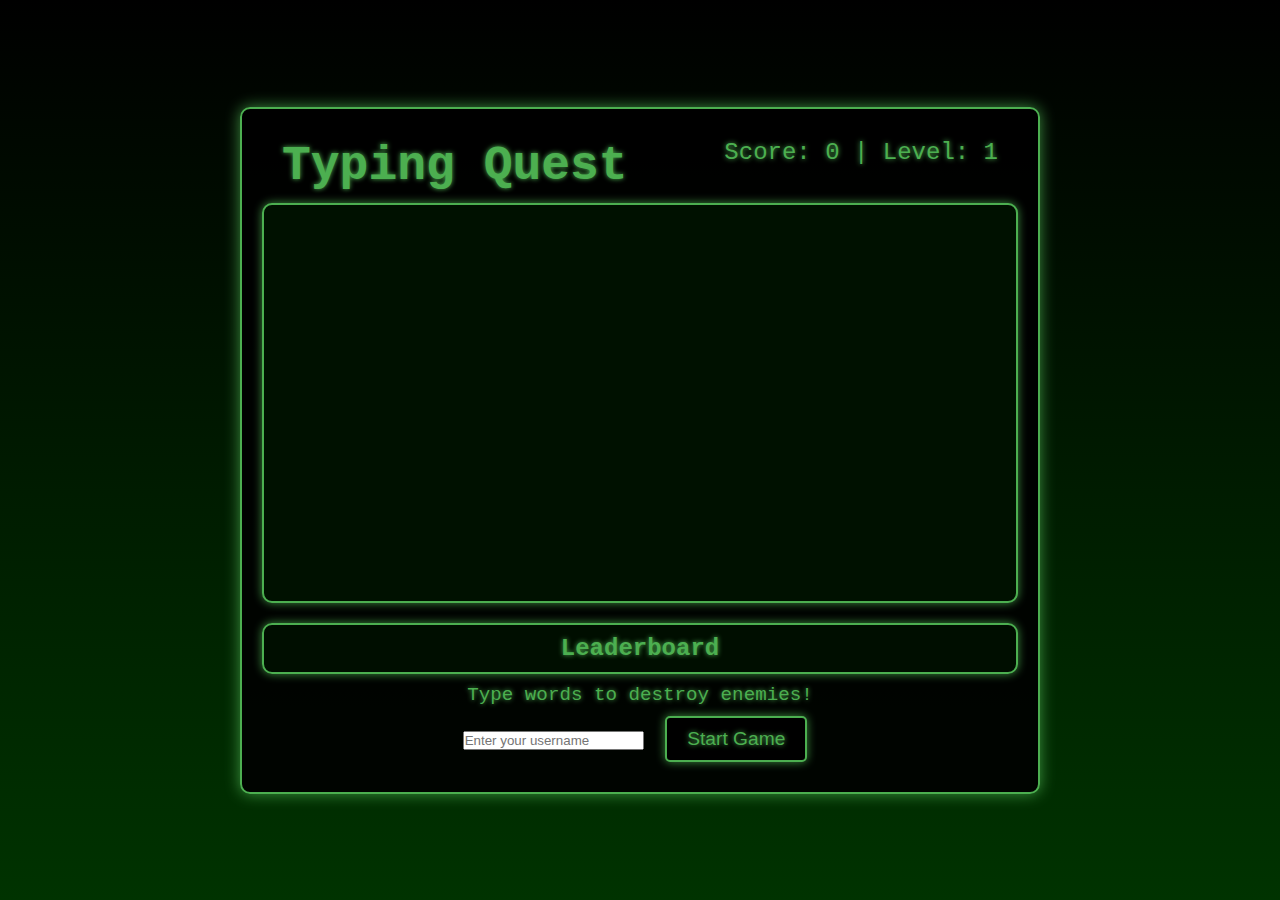
<file: index.html>
<!DOCTYPE html>
<html lang="en">
<head>
    <meta charset="UTF-8">
    <meta name="viewport" content="width=device-width, initial-scale=1.0">
    <title>UCU Typist game</title>
    <link rel="stylesheet" href="style.css">
</head>
<body>
    <div class="game-container">
        <header>
            <h1>Typing Quest</h1>
            <div id="score">Score: 0 | Level: 1</div>
        </header>

        <div id="gameCanvas"></div>

        <div id="leaderboard">
            <h2>Leaderboard</h2>
            <ol id="leaderboardList"></ol>
        </div>

        <footer>
            <p>Type words to destroy enemies!</p>
            <input type="text" id="usernameInput" placeholder="Enter your username" />
            <button id="startGame">Start Game</button>
            <div id="typingConsole" style="display: none;"> <!-- Thematic console -->
                <p>Command Console:</p>
                <input type="text" id="typingInput" autofocus placeholder="Type here..." />
            </div>
            <button id="playAgain" style="display: none;">Play Again</button>
        </footer>
    </div>

    <script src="script.js"></script>
</body>
</html>
</file>
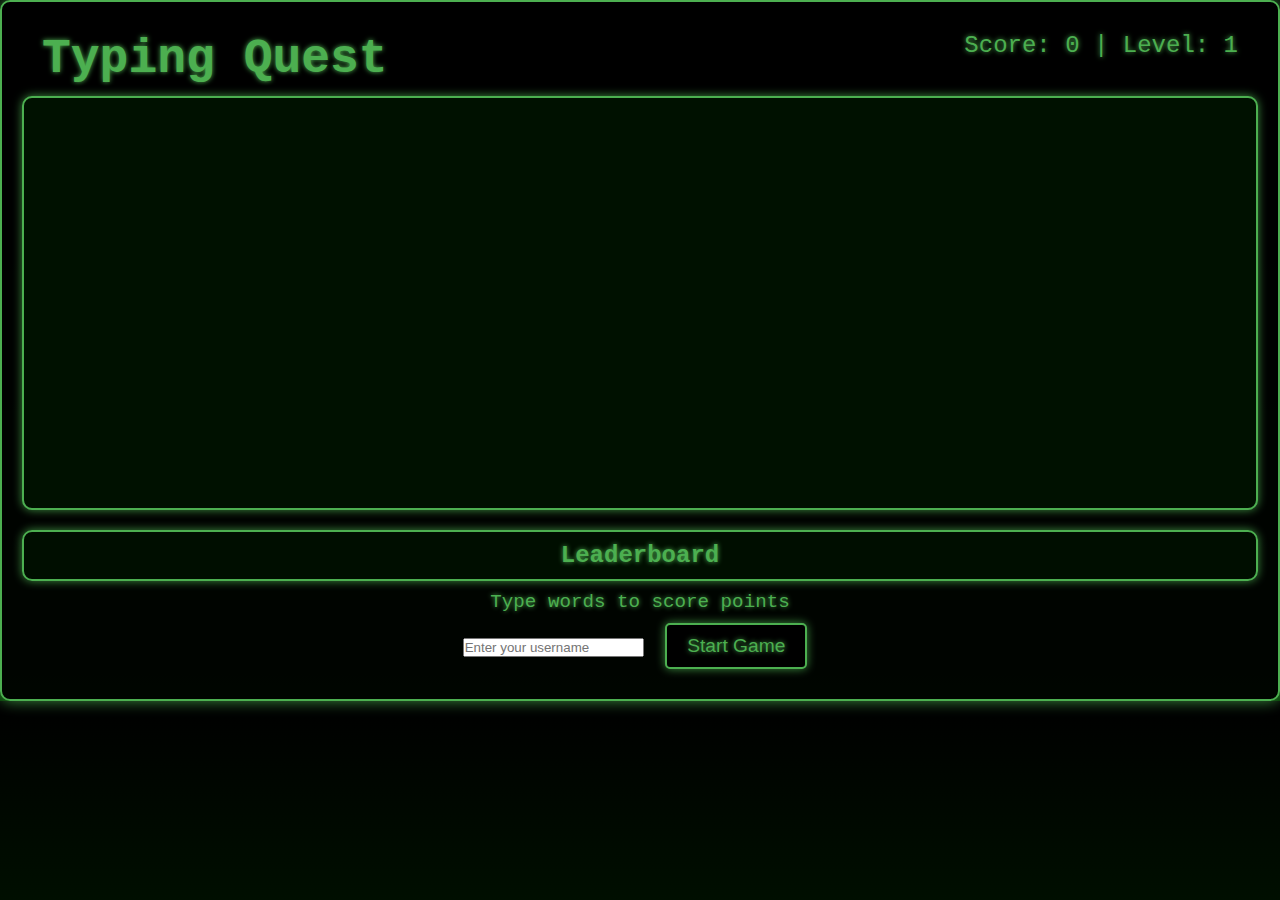
<file: clone_one/index.html>
<!DOCTYPE html>
<html lang="en">
<head>
    <meta charset="UTF-8">
    <meta name="viewport" content="width=device-width, initial-scale=1.0">
    <title>UCU Typist game</title>
    <link rel="stylesheet" href="style.css">
</head>
<body>
    <div class="game-container">
        <header>
            <h1>Typing Quest</h1>
            <div id="score">Score: 0 | Level: 1</div>
        </header>

        <div id="gameCanvas"></div>

        <div id="leaderboard">
            <h2>Leaderboard</h2>
            <ol id="leaderboardList"></ol>
        </div>

        <footer>
            <p>Type words to score points</p>
            <input type="text" id="usernameInput" placeholder="Enter your username" />
            <button id="startGame">Start Game</button>
            <div id="typingConsole" style="display: none;"> <!-- Thematic console -->
                <p>Command Console:</p>
                <input type="text" id="typingInput" autofocus placeholder="Type here..." />
            </div>
            <button id="playAgain" style="display: none;">Play Again</button>
        </footer>
    </div>

    <script src="script.js"></script>
</body>
</html>
</file>
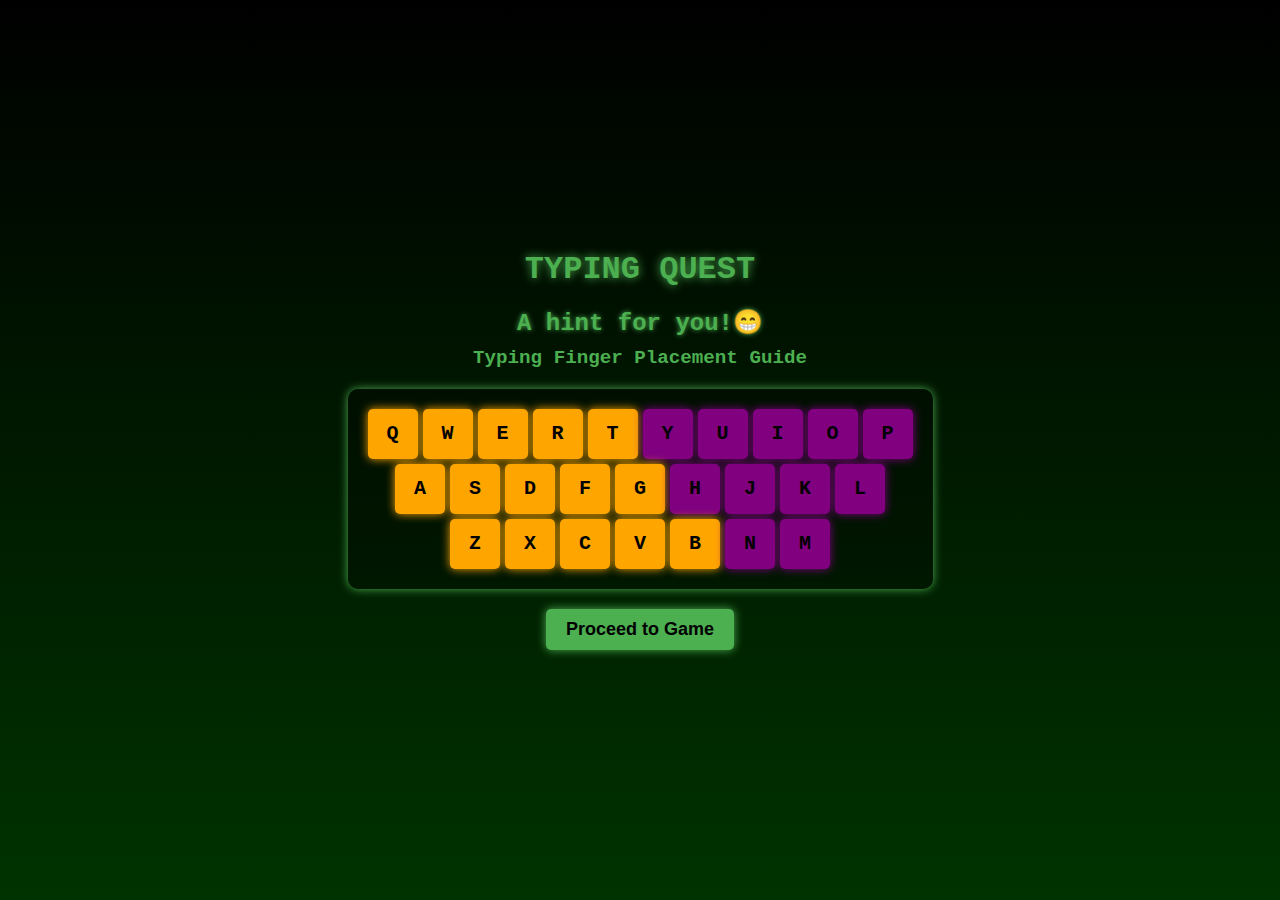
<file: clone_one/home.html>
<!DOCTYPE html>
<html lang="en">
<head>
    <meta charset="UTF-8">
    <meta name="viewport" content="width=device-width, initial-scale=1.0">
    <title>UCU Typist game</title>
    <link rel="stylesheet" href="style_1.css">
</head>
<body>
    <header>
    <div><h1>TYPING QUEST</h1></div>
    <div></div><h2>A hint for you!😁</h2></div>
    <div>
    <p>Typing Finger Placement Guide<p></div></header>

    <div class="keyboard">
        <!-- Row 1 -->
    <div class="row1">
        <div class="key left-hand">Q</div>
        <div class="key left-hand">W</div>
        <div class="key left-hand">E</div>
        <div class="key left-hand">R</div>
        <div class="key left-hand">T</div>
        <div class="key right-hand">Y</div>
        <div class="key right-hand">U</div>
        <div class="key right-hand">I</div>
        <div class="key right-hand">O</div>
        <div class="key right-hand">P</div>
        </div>
        
        <!-- Row 2 -->
        <div class="row2">
        <div class="key left-hand">A</div>
        <div class="key left-hand">S</div>
        <div class="key left-hand">D</div>
        <div class="key left-hand">F</div>
        <div class="key left-hand">G</div>
        <div class="key right-hand">H</div>
        <div class="key right-hand">J</div>
        <div class="key right-hand">K</div>
        <div class="key right-hand">L</div>
        </div>
        <!-- Row 3 -->
         <div class="row3">
        <div class="key left-hand">Z</div>
        <div class="key left-hand">X</div>
        <div class="key left-hand">C</div>
        <div class="key left-hand">V</div>
        <div class="key left-hand">B</div>
        <div class="key right-hand">N</div>
        <div class="key right-hand">M</div>
        </div>
    </div>

    
   <div> <footer>
    
        <button><a href="index.html">
            Proceed to Game </a></button>
    

    </footer></div>

</body>
</html>
</file>
<file: style.css>
/* Reset */
* {
    margin: 0;
    padding: 0;
    box-sizing: border-box;
}

body {
    font-family: "Courier New", Courier, monospace; /* Monospace font for console look */
    display: flex;
    justify-content: center;
    align-items: center;
    height: 100vh;
    background: linear-gradient(180deg, #000 0%, #003300 100%); /* Matrix-like dark green gradient */
    color: #4caf50; /* Matrix green */
    overflow: auto;
}

/* Game container */
.game-container {
    width: 100%;
    max-width: 800px;
    text-align: center;
    border: 2px solid #4caf50; /* Glowing green border */
    border-radius: 10px;
    box-shadow: 0 0 15px rgba(76, 175, 80, 0.8); /* Glow effect */
    background: rgba(0, 0, 0, 0.9); /* Slightly transparent black background */
    padding: 20px;
}

/* Header styles */
header {
    display: flex;
    justify-content: space-between;
    padding: 10px 20px;
    font-size: 1.5em;
    color: #4caf50; /* Matrix green */
    text-shadow: 0 0 5px #4caf50; /* Glowing text */
}

/* Game canvas */
#gameCanvas {
    width: 100%;
    height: 400px;
    background-color: #001100; /* Dark green console area */
    border: 2px solid #4caf50;
    border-radius: 10px;
    position: relative;
    overflow: auto;
    box-shadow: 0 0 10px rgba(76, 175, 80, 0.8); /* Glow effect */
}

/* Footer styles */
footer {
    margin-top: 10px;
    font-size: 1.2em;
    color: #4caf50;
    text-shadow: 0 0 5px #4caf50;
}

/* Enemy words */
.enemy-word {
    color: #4caf50;
    font-size: 1.5em;
    font-weight: bold;
    font-family: "Courier New", Courier, monospace;
    text-shadow: 0 0 10px #4caf50;
    transition: top 0.05s linear; /* Smooth movement */
}

/* Typing console */
#typingConsole {
    background: rgba(0, 17, 0, 0.8); /* Dark green transparent console */
    padding: 15px;
    border-radius: 10px;
    text-align: center;
    margin: 20px auto;
    width: 300px;
    box-shadow: 0 0 10px rgba(76, 175, 80, 0.8); /* Glow effect */
}

#typingConsole p {
    font-size: 16px;
    color: #4caf50; /* Matrix green */
    margin: 0 0 8px;
    font-family: monospace;
    text-shadow: 0 0 5px #4caf50;
}

/* Typing input */
#typingInput {
    border: 2px solid #4caf50; /* Green border */
    border-radius: 5px;
    font-size: 16px;
    padding: 8px;
    width: 100%;
    color: #4caf50;
    background: #000; /* Black input box */
    outline: none; /* Remove default focus outline */
    text-align: center;
    box-shadow: 0 0 10px rgba(76, 175, 80, 0.8); /* Glow effect */
}

/* Buttons */
button {
    background: #000;
    color: #4caf50;
    border: 2px solid #4caf50;
    border-radius: 5px;
    font-size: 1em;
    padding: 10px 20px;
    margin: 10px;
    cursor: pointer;
    text-shadow: 0 0 5px #4caf50;
    box-shadow: 0 0 10px rgba(76, 175, 80, 0.8); /* Glow effect */
    transition: background 0.3s, box-shadow 0.3s;
}

button:hover {
    background: #003300; /* Dark green on hover */
    box-shadow: 0 0 20px rgba(76, 175, 80, 1); /* Intense glow on hover */
}

/* Leaderboard */
#leaderboard {
    margin-top: 20px;
    padding: 10px;
    background: rgba(0, 17, 0, 0.8);
    border: 2px solid #4caf50;
    border-radius: 10px;
    box-shadow: 0 0 10px rgba(76, 175, 80, 0.8); /* Glow effect */
}

#leaderboard h2 {
    font-size: 1.5em;
    color: #4caf50;
    text-shadow: 0 0 5px #4caf50;
}

#leaderboardList {
    list-style: none;
    padding: 0;
    color: #4caf50;
}

#leaderboardList li {
    font-size: 1.2em;
    margin: 5px 0;
    text-shadow: 0 0 5px #4caf50;
}
</file>
<file: clone_one/style.css>
/* Reset */
* {
    margin: 0;
    padding: 0;
    box-sizing: border-box;
}

body {
    font-family: "Courier New", Courier, monospace; /* Monospace font for console look */
    display: flex;
    justify-content: center;
    align-items: center;
    max-height: 100vh;
    background: linear-gradient(180deg, #000 0%, #003300 100%); /* Matrix-like dark green gradient */
    color: #4caf50; /* Matrix green */
    overflow: none;
}

/* Game container */
.game-container {
    width: 100%;
    text-align: center;
    border: 2px solid #4caf50; /* Glowing green border */
    border-radius: 10px;
    box-shadow: 0 0 15px rgba(76, 175, 80, 0.8); /* Glow effect */
    background: rgba(0, 0, 0, 0.9); /* Slightly transparent black background */
    padding: 20px;
}

/* Header styles */
header {
    display: flex;
    justify-content: space-between;
    padding: 10px 20px;
    font-size: 1.5em;
    color: #4caf50; /* Matrix green */
    text-shadow: 0 0 5px #4caf50; /* Glowing text */
}

/* Game canvas */
#gameCanvas {
    width: 100%;
    height: 46vh;
    background-color: #001100; /* Dark green console area */
    border: 2px solid #4caf50;
    border-radius: 10px;
    position: relative;
    overflow: none;
    box-shadow: 0 0 10px rgba(76, 175, 80, 0.8); /* Glow effect */
}

/* Footer styles */
footer {
    margin-top: 10px;
    font-size: 1.2em;
    color: #4caf50;
    text-shadow: 0 0 5px #4caf50;
}

/* Enemy words */
.enemy-word {
    color: #4caf50;
    font-size: 1.5em;
    font-weight: bold;
    font-family: "Courier New", Courier, monospace;
    text-shadow: 0 0 10px #4caf50;
    transition: top 0.05s linear; /* Smooth movement */
}

/* Typing console */
#typingConsole {
    background: rgba(0, 17, 0, 0.8); /* Dark green transparent console */
    padding: 15px;
    border-radius: 10px;
    text-align: center;
    margin: 20px auto;
    width: 300px;
    box-shadow: 0 0 10px rgba(76, 175, 80, 0.8); /* Glow effect */
}

#typingConsole p {
    font-size: 16px;
    color: #4caf50; /* Matrix green */
    margin: 0 0 8px;
    font-family: monospace;
    text-shadow: 0 0 5px #4caf50;
}

/* Typing input */
#typingInput {
    border: 2px solid #4caf50; /* Green border */
    border-radius: 5px;
    font-size: 16px;
    padding: 8px;
    width: 100%;
    color: #4caf50;
    background: #000; /* Black input box */
    outline: none; /* Remove default focus outline */
    text-align: center;
    box-shadow: 0 0 10px rgba(76, 175, 80, 0.8); /* Glow effect */
}

/* Buttons */
button {
    background: #000;
    color: #4caf50;
    border: 2px solid #4caf50;
    border-radius: 5px;
    font-size: 1em;
    padding: 10px 20px;
    margin: 10px;
    cursor: pointer;
    text-shadow: 0 0 5px #4caf50;
    box-shadow: 0 0 10px rgba(76, 175, 80, 0.8); /* Glow effect */
    transition: background 0.3s, box-shadow 0.3s;
}

button:hover {
    background: #003300; /* Dark green on hover */
    box-shadow: 0 0 20px rgba(76, 175, 80, 1); /* Intense glow on hover */
}

/* Leaderboard */
#leaderboard {
    margin-top: 20px;
    padding: 10px;
    background: rgba(0, 17, 0, 0.8);
    border: 2px solid #4caf50;
    border-radius: 10px;
    box-shadow: 0 0 10px rgba(76, 175, 80, 0.8); /* Glow effect */
}

#leaderboard h2 {
    font-size: 1.5em;
    color: #4caf50;
    text-shadow: 0 0 5px #4caf50;
}

#leaderboardList {
    list-style: none;
    padding: 0;
    color: #4caf50;
}

#leaderboardList li {
    font-size: 1.2em;
    margin: 5px 0;
    text-shadow: 0 0 5px #4caf50;
}
</file>
<file: clone_one/style_1.css>
/* Reset */
* {
    margin: 0;
    padding: 0;
    box-sizing: border-box;
}

body {
    font-family: "Courier New", Courier, monospace; /* Monospace font for console look */
    display: flex;
    flex-direction: column;
    justify-content: center;
    align-items: center;
    height: 100vh;
    background: linear-gradient(180deg, #000 0%, #003300 100%); /* Matrix-like dark green gradient */
    color: #4caf50; /* Matrix green */
    text-align: center;
    overflow: hidden;
}

/* Header Styling */
header {
    display: flex;
    flex-direction: column;
    align-items: center;
    gap: 10px; /* Space between elements */
    margin-bottom: 20px; /* Space before the keyboard */
}

header h1 {
    font-size: 2em;
    text-transform: uppercase;
    text-shadow: 0 0 10px #4caf50;
}

header h2 {
    font-size: 1.5em;
    text-shadow: 0 0 5px #4caf50;
}

header p {
    font-size: 1.2em;
    font-weight: bold;
}

/* Keyboard Layout */
.keyboard {
    display: flex;
    flex-direction: column;
    align-items: center;
    gap: 5px; /* Space between rows */
    padding: 20px;
    background: rgba(0, 0, 0, 0.3);
    border-radius: 10px;
    box-shadow: 0 0 10px #4caf50;
}

/* Styling for Each Row */
.row1, .row2, .row3 {
    display: flex;
    justify-content: center;
    gap: 5px; /* Space between keys */
}

/* Key Styling */
.key {
    width: 50px;
    height: 50px;
    display: flex;
    align-items: center;
    justify-content: center;
    font-size: 20px;
    font-weight: bold;
    border-radius: 5px;
    box-shadow: 0 0 10px white;
    transition: transform 0.2s;
    color:#000;
}

.key:hover {
    transform: scale(1.1);
}

/* Left-hand keys */
.left-hand { 
    background-color: orange;
    box-shadow: 0 0 10px orange; 
}

/* Right-hand keys */
.right-hand { 
    background-color: purple;
    box-shadow: 0 0 10px purple; 
}

/* Footer & Button */
footer {
    margin-top: 20px;
}

button {
    padding: 10px 20px;
    font-size: 18px;
    font-weight: bold;
    background-color: #4caf50;
    color: black;
    border: none;
    border-radius: 5px;
    cursor: pointer;
    box-shadow: 0 0 10px #4caf50;
    transition: background 0.3s, transform 0.2s;
}

button:hover {
    background-color: #2e7d32;
    transform: scale(1.1);
}

button a {
    text-decoration: none;
    color: black;
    font-weight: bold;
}
</file>
